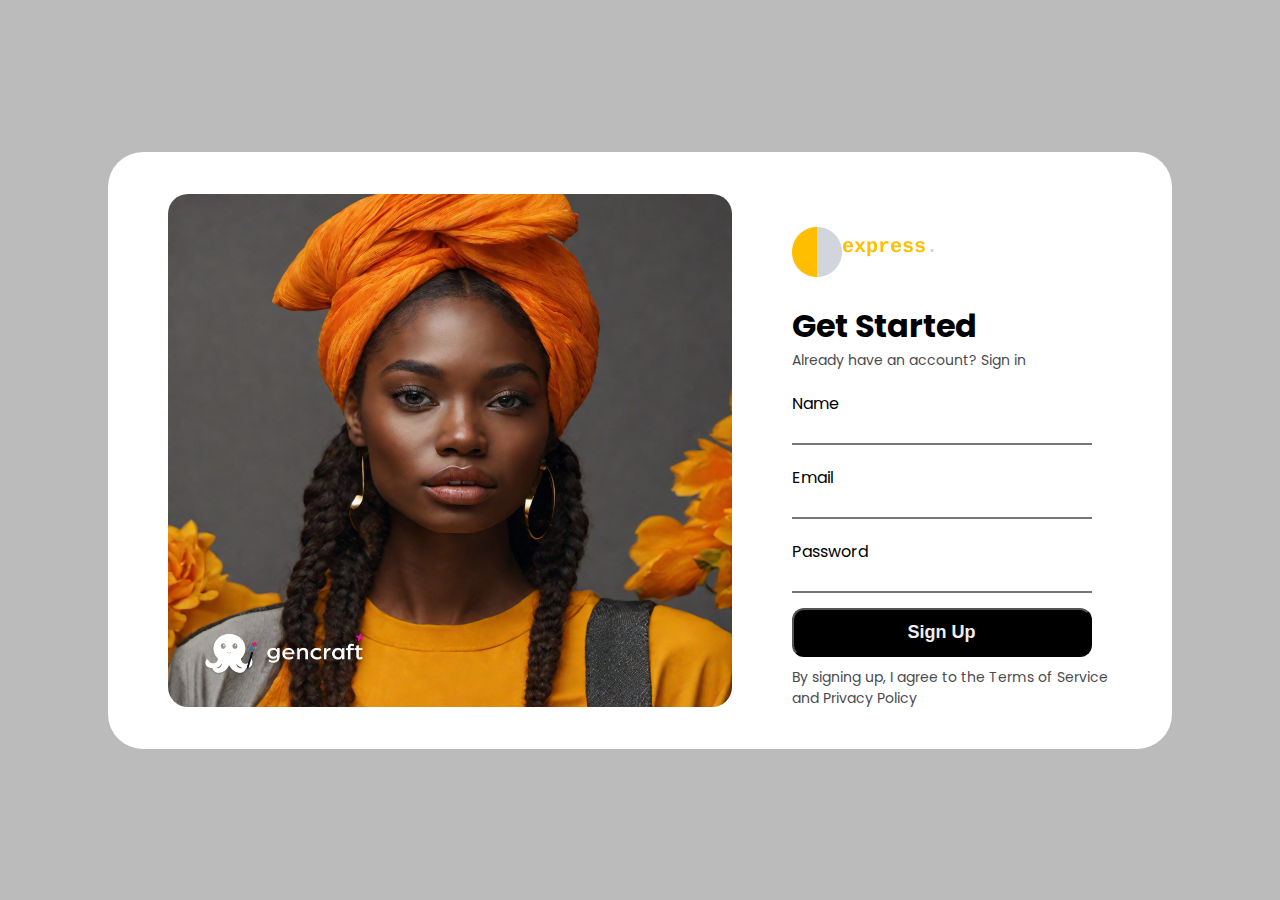
<file: index.html>
<!DOCTYPE html>
<html>
    <head>
        <title>Sign up page</title>
        <link rel = "stylesheet" href = "style.css">
        <meta name = "viewport" content = "width=device-width, initial-scale = 1">
        <meta http-equiv = "X-UA-Compatible" content = "IE=edge">
        <link rel="preconnect" href="https://fonts.googleapis.com">
        <link rel="preconnect" href="https://fonts.gstatic.com" crossorigin>
        <link href="https://fonts.googleapis.com/css2?family=Poppins&display=swap" rel="stylesheet">
        <link href="https://fonts.googleapis.com/css2?family=Poppins:wght@400;700&display=swap" rel="stylesheet">
        <link href="https://fonts.googleapis.com/css2?family=Poppins:wght@400;600;700&display=swap" rel="stylesheet">
    </head>
    <body>
        <div class="container">
            <div class="container2">
                <div class="left">
                    
                </div>
                <div class="right">
                    <div class="signup_form">
                        <img class = "logo" src = "image 1.jpg" alt = "logo">
                        <h1>Get Started</h1>
                        <p>Already have an account?
                            <a href = "signin.html" target = "_self">
                                Sign in
                            </a>
                        </p>
                        <form>
                            <label for = "name">Name</label>
                            <input type = "text" name = "Name" id = "name">
                            <label for = "email">Email</label>
                            <input type = "email" name = "Email" id = "email">
                            <label for = "password">Password</label>
                            <input type = "password" name = "password" id = "password">
                        </form>
                        <input type = "submit" value = "Sign Up">
                        <p>
                            By signing up, I agree to the
                            <a href = "terms_of_service">Terms of Service</a>
                            and
                            <a href = "privacy_policy">Privacy Policy</a>
                        </p>
                    </div>
                </div>
            </div>
        </div>
    </body>
</html>
</file>
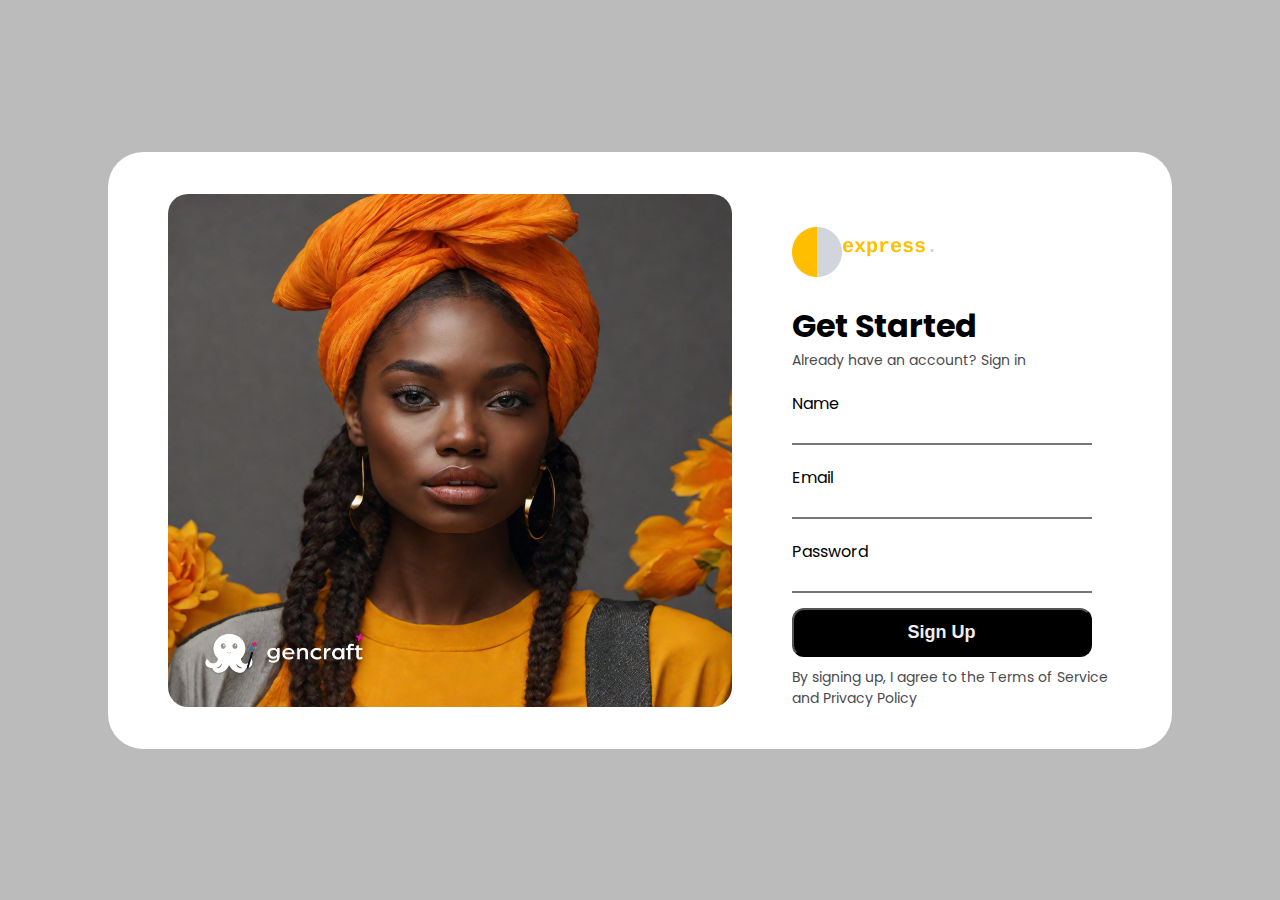
<file: signup.html>
<!DOCTYPE html>
<html>
    <head>
        <title>Sign up page</title>
        <link rel = "stylesheet" href = "signup.css">
        <meta name = "viewport" content = "width=device-width, initial-scale = 1">
        <meta http-equiv = "X-UA-Compatible" content = "IE=edge">
        <link rel="preconnect" href="https://fonts.googleapis.com">
        <link rel="preconnect" href="https://fonts.gstatic.com" crossorigin>
        <link href="https://fonts.googleapis.com/css2?family=Poppins&display=swap" rel="stylesheet">
        <link href="https://fonts.googleapis.com/css2?family=Poppins:wght@400;700&display=swap" rel="stylesheet">
        <link href="https://fonts.googleapis.com/css2?family=Poppins:wght@400;600;700&display=swap" rel="stylesheet">
    </head>
    <body>
        <div class="container">
            <div class="container2">
                <div class="left">
                    
                </div>
                <div class="right">
                    <div class="signup_form">
                        <img class = "logo" src = "image 1.jpg" alt = "logo">
                        <h1>Get Started</h1>
                        <p>Already have an account?
                            <a href = "signin.html" target = "_self">
                                Sign in
                            </a>
                        </p>
                        <form>
                            <label for = "name">Name</label>
                            <input type = "text" name = "Name" id = "name">
                            <label for = "email">Email</label>
                            <input type = "email" name = "Email" id = "email">
                            <label for = "password">Password</label>
                            <input type = "password" name = "password" id = "password">
                        </form>
                        <input type = "submit" value = "Sign Up">
                        <p>
                            By signing up, I agree to the
                            <a href = "terms_of_service">Terms of Service</a>
                            and
                            <a href = "privacy_policy">Privacy Policy</a>
                        </p>
                    </div>
                </div>
            </div>
        </div>
    </body>
</html>
</file>
<file: style.css>
@import url('https://fonts.googleapis.com/css2?family=Poppins&display=swap');
@import url('https://fonts.googleapis.com/css2?family=Poppins:wght@400;700&display=swap');
@import url('https://fonts.googleapis.com/css2?family=Poppins:wght@400;600;700&display=swap');
*,*::before, *::after {
    padding: 0;
    margin: 0;
    box-sizing: border-box;
}

body {
    width: 100vw;
    height: 100vh;
    font-family: 'Poppins', sans-serif;
    display:flex;
    justify-content: center;
    align-items:center;
    background-color: #bbb;
}

.container {
    width: 1064px;
    height: 597px;
    display: flex;
    justify-content: center;
    align-items: center;
    background-color: #fff;
    border-radius: 35px;
}

.container2 {
    width: 945px;
    height: 513px;
    display:flex;
    border-radius: 20px 0 0 20px;
}
@keyframes carousel {
    0% {background-image: url("gencraft_image_1691367791962-1.png");}
    50% {background-image: url("gencraft_image_1691367866502-1.png");}
    100% {background-image: url("gencraft_image_1691367496922-1.png");}
}
.left {
    width: 564px;
    height: 513px;
    background-image: url("gencraft_image_1691367791962-1.png");
    background-size: 564px 513px;
    background-repeat: no-repeat;
    border-radius: 20px;
    animation-name: carousel;
    animation-duration: 3s;
    animation-timing-function: ease-in-out;
    animation-iteration-count:infinite;
    animation-delay: 1s;
    animation-fill-mode:backwards;
    animation-direction:alternate;
}

.right {
    width: 381px;
    height: 513px;
    display:flex;
    justify-content: flex-end;
    align-items: flex-end;
}

.signup_form {
    width: 321px;
    height: 480px;
}

.logo {
    width: 147px;
    height: 50px;
    justify-self: flex-start;
}

h1 {
    margin-top: 18px;
}

p {
    font-size: 14px;
    color: #4B4C4F;
}

a {
    text-decoration-line: none;
    color:#4B4C4F;
}
a:hover {
    color: #000;
}
form {
    margin-top: 20px;
}

label {
    font-size: 16px;
}

input[type = "text"], input[type= "email"] {
    display: block;
    border-style: none none solid none;
    width: 300px;
    margin-bottom: 20px;
    outline: none;
    font-size: 18px;
    font-family: 'Poppins', sans-serif;
}
input[type = "password"] {
    display: block;
    border-style: none none solid none;
    width: 300px;
    margin-bottom: 15px;
    outline: none;
    font-size: 18px;
    font-family: 'Poppins', sans-serif;
}
input[type = "submit"] {
    display: block;
    width: 300px;
    font-size: 18px;
    font-weight: 500;
    color: #EEE;
    background-color: #000;
    padding: 12px 0 12px 0;
    border-radius: 12px;
    margin-top:0;
    margin-bottom: 10px;
    font-weight: bold;
}

input[type = "submit"]:hover {
    background-color: #090808;
}

@media only screen and (prefers-color-scheme: dark) {
    body {
        background-color: #000;
    }
    input[type = "submit"]:hover {
        background-color: #FFBE00;
    }
}

@media only screen and (max-width:390px) and (max-height:844px) {
    .container {
        width: 390px;
        height: 844px;
        border-radius:0;
        display:flex;
        flex-direction: column;
        justify-content: center;
        align-items: center;
    }
    .container2 {
        width: 390px;
        height: 844px;
        border-radius:0;
        display:flex;
        flex-direction: column;
        justify-content: space-between;
    }
    .left {
        background-image: url("Group\ 4.png");
        animation:none;
        background-size: contain;
        width: 295px;
        height: 288px;
        margin-top: 20px;
        margin-left:45px;
    }
    .right {
        display: flex;
        justify-content: center;
        align-items: center;
    }
    .logo {
        display:none;
    }
    h1 {
        margin-top: 10px;
        font-size: 46px;
    }
    label {
        font-size: 18px;
    }
}

@media only screen and (max-width:390px) and (max-height:844px) 
and (prefers-color-scheme:dark) {
    .container {
        width: 390px;
        height: 844px;
        background-color: #000;
        border-radius:0;
        display:flex;
        flex-direction: column;
        justify-content: center;
        align-items: center;
    }
    .container2 {
        width: 390px;
        height: 844px;
        border-radius:0;
        display:flex;
        flex-direction: column;
        justify-content: space-between;
    }
    .left {
        background-image: url("Group\ 4.png");
        animation:none;
        background-size: contain;
        width: 295px;
        height: 288px;
        margin-top: 20px;
        margin-left:45px;
    }
    .right {
        display: flex;
        justify-content: center;
        align-items: center;
    }
    .logo {
        display:none;
    }
    h1 {
        margin-top: 10px;
        font-size: 46px;
        color: #fff;
    }
    label {
        font-size: 18px;
        color: #fff;
    }
    input {
        background-color:#000;
        border-bottom: #fff;
    }
    input[type = "submit"] {
        background-color: #FFBE00;
        color: #fff;
        outline:none;
        border:none;
    }
    p {
        color: #fff;
    }
    a {
        color: #fff;
    }
}
</file>
<file: signup.css>
@import url('https://fonts.googleapis.com/css2?family=Poppins&display=swap');
@import url('https://fonts.googleapis.com/css2?family=Poppins:wght@400;700&display=swap');
@import url('https://fonts.googleapis.com/css2?family=Poppins:wght@400;600;700&display=swap');
*,*::before, *::after {
    padding: 0;
    margin: 0;
    box-sizing: border-box;
}

body {
    width: 100vw;
    height: 100vh;
    font-family: 'Poppins', sans-serif;
    display:flex;
    justify-content: center;
    align-items:center;
    background-color: #bbb;
}

.container {
    width: 1064px;
    height: 597px;
    display: flex;
    justify-content: center;
    align-items: center;
    background-color: #fff;
    border-radius: 35px;
}

.container2 {
    width: 945px;
    height: 513px;
    display:flex;
    border-radius: 20px 0 0 20px;
}
@keyframes carousel {
    0% {background-image: url("gencraft_image_1691367791962-1.png");}
    50% {background-image: url("gencraft_image_1691367866502-1.png");}
    100% {background-image: url("gencraft_image_1691367496922-1.png");}
}
.left {
    width: 564px;
    height: 513px;
    background-image: url("gencraft_image_1691367791962-1.png");
    background-size: 564px 513px;
    background-repeat: no-repeat;
    border-radius: 20px;
    animation-name: carousel;
    animation-duration: 3s;
    animation-timing-function: ease-in-out;
    animation-iteration-count:infinite;
    animation-delay: 1s;
    animation-fill-mode:backwards;
    animation-direction:alternate;
}

.right {
    width: 381px;
    height: 513px;
    display:flex;
    justify-content: flex-end;
    align-items: flex-end;
}

.signup_form {
    width: 321px;
    height: 480px;
}

.logo {
    width: 147px;
    height: 50px;
    justify-self: flex-start;
}

h1 {
    margin-top: 18px;
}

p {
    font-size: 14px;
    color: #4B4C4F;
}

a {
    text-decoration-line: none;
    color:#4B4C4F;
}
a:hover {
    color: #000;
}
form {
    margin-top: 20px;
}

label {
    font-size: 16px;
}

input[type = "text"], input[type= "email"] {
    display: block;
    border-style: none none solid none;
    width: 300px;
    margin-bottom: 20px;
    outline: none;
    font-size: 18px;
    font-family: 'Poppins', sans-serif;
}
input[type = "password"] {
    display: block;
    border-style: none none solid none;
    width: 300px;
    margin-bottom: 15px;
    outline: none;
    font-size: 18px;
    font-family: 'Poppins', sans-serif;
}
input[type = "submit"] {
    display: block;
    width: 300px;
    font-size: 18px;
    font-weight: 500;
    color: #EEE;
    background-color: #000;
    padding: 12px 0 12px 0;
    border-radius: 12px;
    margin-top:0;
    margin-bottom: 10px;
    font-weight: bold;
}

input[type = "submit"]:hover {
    background-color: #090808;
}

@media only screen and (prefers-color-scheme: dark) {
    body {
        background-color: #000;
    }
    input[type = "submit"]:hover {
        background-color: #FFBE00;
    }
}

@media only screen and (max-width:390px) and (max-height:844px) {
    .container {
        width: 390px;
        height: 844px;
        border-radius:0;
        display:flex;
        flex-direction: column;
        justify-content: center;
        align-items: center;
    }
    .container2 {
        width: 390px;
        height: 844px;
        border-radius:0;
        display:flex;
        flex-direction: column;
        justify-content: space-between;
    }
    .left {
        background-image: url("Group\ 4.png");
        animation:none;
        background-size: contain;
        width: 295px;
        height: 288px;
        margin-top: 20px;
        margin-left:45px;
    }
    .right {
        display: flex;
        justify-content: center;
        align-items: center;
    }
    .logo {
        display:none;
    }
    h1 {
        margin-top: 10px;
        font-size: 46px;
    }
    label {
        font-size: 18px;
    }
}

@media only screen and (max-width:390px) and (max-height:844px) 
and (prefers-color-scheme:dark) {
    .container {
        width: 390px;
        height: 844px;
        background-color: #000;
        border-radius:0;
        display:flex;
        flex-direction: column;
        justify-content: center;
        align-items: center;
    }
    .container2 {
        width: 390px;
        height: 844px;
        border-radius:0;
        display:flex;
        flex-direction: column;
        justify-content: space-between;
    }
    .left {
        background-image: url("Group\ 4.png");
        animation:none;
        background-size: contain;
        width: 295px;
        height: 288px;
        margin-top: 20px;
        margin-left:45px;
    }
    .right {
        display: flex;
        justify-content: center;
        align-items: center;
    }
    .logo {
        display:none;
    }
    h1 {
        margin-top: 10px;
        font-size: 46px;
        color: #fff;
    }
    label {
        font-size: 18px;
        color: #fff;
    }
    input {
        background-color:#000;
        border-bottom: #fff;
    }
    input[type = "submit"] {
        background-color: #FFBE00;
        color: #fff;
        outline:none;
        border:none;
    }
    p {
        color: #fff;
    }
    a {
        color: #fff;
    }
}
</file>
